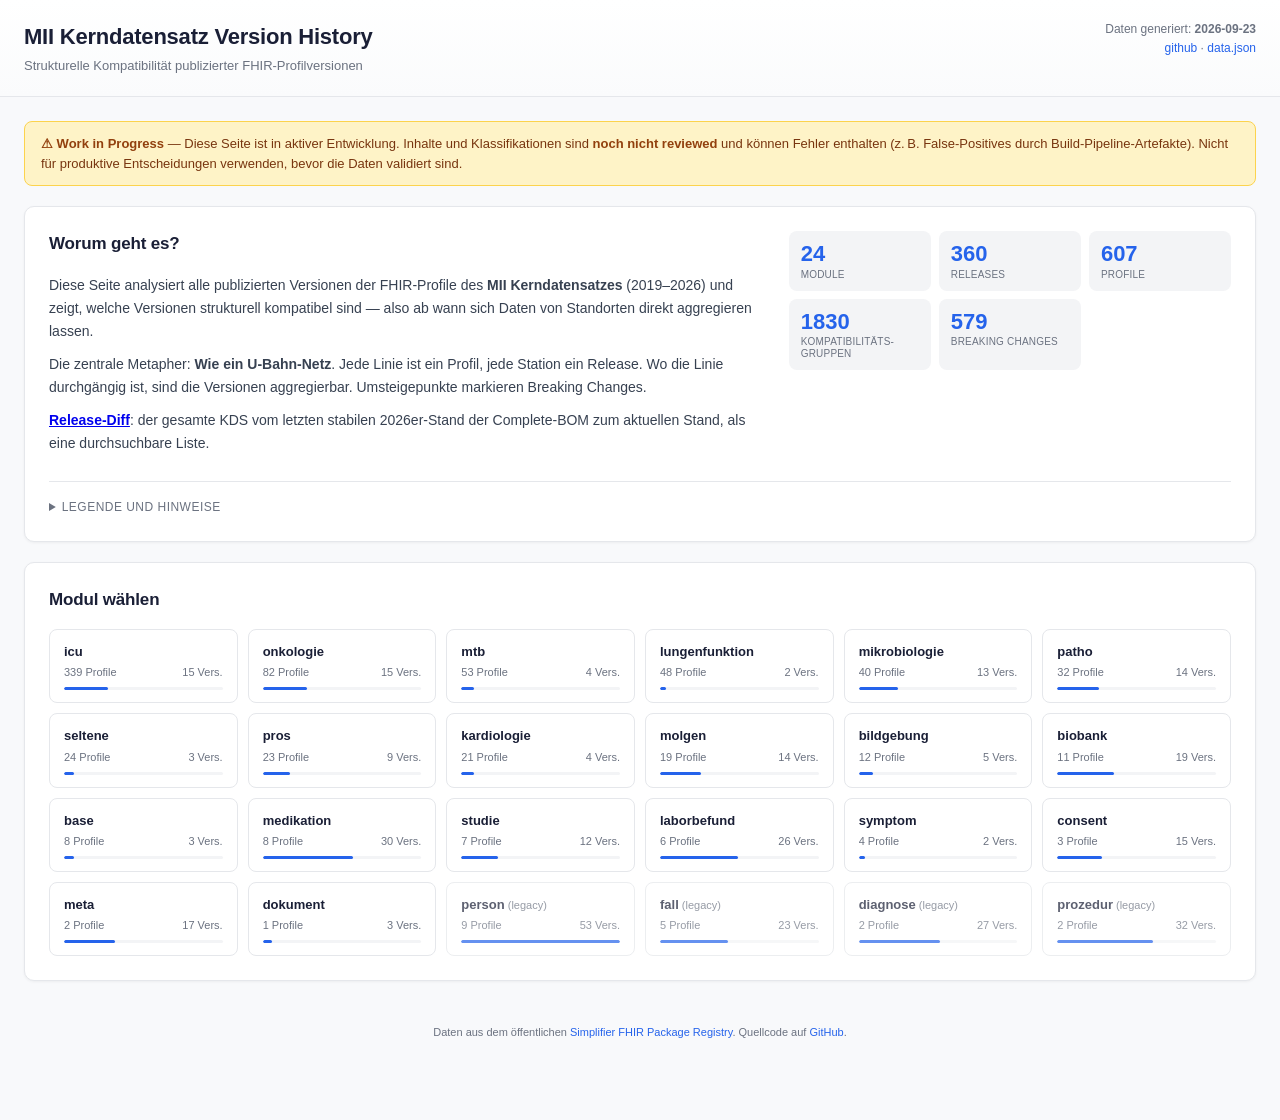
<file: docs/index.html>
<!DOCTYPE html>
<html lang="de">
<head>
<meta charset="UTF-8">
<meta name="viewport" content="width=device-width, initial-scale=1">
<title>MII Kerndatensatz Version History</title>
<link rel="stylesheet" href="style.css?v=aebf2baa">
</head>
<body>

<header>
  <div class="header-inner">
    <div>
      <h1>MII Kerndatensatz Version History</h1>
      <div class="subtitle">Strukturelle Kompatibilität publizierter FHIR-Profilversionen</div>
    </div>
    <div class="header-meta" id="header-meta"></div>
  </div>
</header>

<main>

<div class="wip-banner">
  <strong>⚠ Work in Progress</strong> &mdash;
  Diese Seite ist in aktiver Entwicklung. Inhalte und Klassifikationen sind
  <strong>noch nicht reviewed</strong> und können Fehler enthalten
  (z.&thinsp;B. False-Positives durch Build-Pipeline-Artefakte).
  Nicht für produktive Entscheidungen verwenden, bevor die Daten validiert sind.
</div>

<section id="intro">
  <div class="intro-grid">
    <div class="intro-text">
      <h2>Worum geht es?</h2>
      <p>Diese Seite analysiert alle publizierten Versionen der FHIR-Profile des
        <strong>MII Kerndatensatzes</strong> (2019&ndash;2026) und zeigt, welche Versionen
        strukturell kompatibel sind &mdash; also ab wann sich Daten von Standorten
        direkt aggregieren lassen.</p>
      <p>Die zentrale Metapher: <strong>Wie ein U-Bahn-Netz</strong>. Jede Linie ist
        ein Profil, jede Station ein Release. Wo die Linie durchgängig ist, sind die
        Versionen aggregierbar. Umsteigepunkte markieren Breaking Changes.</p>
      <p><a href="diff.html"><strong>Release-Diff</strong></a>: der gesamte KDS vom
        letzten stabilen 2026er-Stand der Complete-BOM zum aktuellen Stand, als
        eine durchsuchbare Liste.</p>
    </div>
    <div class="kpi-strip">
      <div class="kpi"><span class="kpi-num" id="kpi-modules">&mdash;</span><span class="kpi-label">Module</span></div>
      <div class="kpi"><span class="kpi-num" id="kpi-releases">&mdash;</span><span class="kpi-label">Releases</span></div>
      <div class="kpi"><span class="kpi-num" id="kpi-profiles">&mdash;</span><span class="kpi-label">Profile</span></div>
      <div class="kpi"><span class="kpi-num" id="kpi-groups">&mdash;</span><span class="kpi-label">Kompatibilitäts&shy;gruppen</span></div>
      <div class="kpi"><span class="kpi-num" id="kpi-breaking">&mdash;</span><span class="kpi-label">Breaking Changes</span></div>
    </div>
  </div>

  <details class="help">
    <summary>Legende und Hinweise</summary>
    <div class="help-grid">
      <div>
        <h4>Farben der Stationsverbindungen</h4>
        <ul class="legend-list">
          <li><span class="swatch identical"></span><strong>identical</strong> &mdash; Differential exakt gleich</li>
          <li><span class="swatch canonical-only"></span><strong>canonical-only</strong> &mdash; nur Versions-/URL-Bump</li>
          <li><span class="swatch elements-added"></span><strong>elements-added</strong> &mdash; neue Elemente, additive</li>
          <li><span class="swatch elements-removed"></span><strong>elements-removed</strong> &mdash; entfernte Elemente</li>
          <li><span class="swatch modified"></span><strong>modified</strong> &mdash; Element-Eigenschaften geändert</li>
          <li><span class="swatch mixed"></span><strong>mixed</strong> &mdash; gemischt, meist Major-Bump</li>
          <li><span class="swatch renamed"></span><strong>renamed</strong> &mdash; Canonical-Umbenennung, inhaltsgleich (eine Lane)</li>
          <li><span class="swatch governance-migration"></span><strong>governance-migration</strong> &mdash; nach ISiK 6 übergegangen (nur URL-Zuordnung, keine Konformitätsaussage)</li>
        </ul>
      </div>
      <div>
        <h4>Symbole</h4>
        <ul class="legend-list">
          <li><span class="station-sample"></span>Station = publiziertes Release</li>
          <li><span class="interchange-sample">✕</span>Umsteigebahnhof = Breaking Change</li>
          <li>Größere Station = mehr Profile in dieser Version</li>
          <li>Linien-Farbverlauf = Kategorie der Transition</li>
        </ul>
      </div>
      <div>
        <h4>Navigation</h4>
        <ol class="help-steps">
          <li>Modul aus der Liste oben wählen</li>
          <li>Alle Profile erscheinen als parallele Linien</li>
          <li>Auf eine Station oder ein Segment klicken &rarr; Detail rechts</li>
          <li>URL mit <code>#modul/ProfilName</code> ist teilbar</li>
        </ol>
      </div>
    </div>
  </details>
</section>

<section id="module-picker">
  <h2>Modul wählen</h2>
  <div class="module-grid" id="module-grid"></div>
</section>

<section id="subway-section" class="hidden">
  <div class="subway-header">
    <h2 id="subway-title">&mdash;</h2>
    <div class="subway-meta" id="subway-meta"></div>
  </div>
  <div class="subway-layout">
    <div class="subway-container">
      <svg id="subway-map"></svg>
    </div>
    <aside class="detail-panel" id="detail-panel">
      <div class="empty-state">
        <strong>Klick auf eine Station oder ein Segment</strong>
        <p>um Details zu dieser Version oder zum Übergang zu sehen.</p>
      </div>
    </aside>
  </div>
</section>

<footer>
  <p>
    Daten aus dem öffentlichen
    <a href="https://packages.simplifier.net/" target="_blank" rel="noopener">Simplifier FHIR Package Registry</a>.
    Quellcode auf
    <a href="https://github.com/medizininformatik-initiative/mii-kerndatensatz-versionhistory" target="_blank" rel="noopener">GitHub</a>.
  </p>
</footer>

<script src="field-diff-render.js?v=aebf2baa"></script>
<script src="explorer.js?v=aebf2baa"></script>
</body>
</html>
</file>
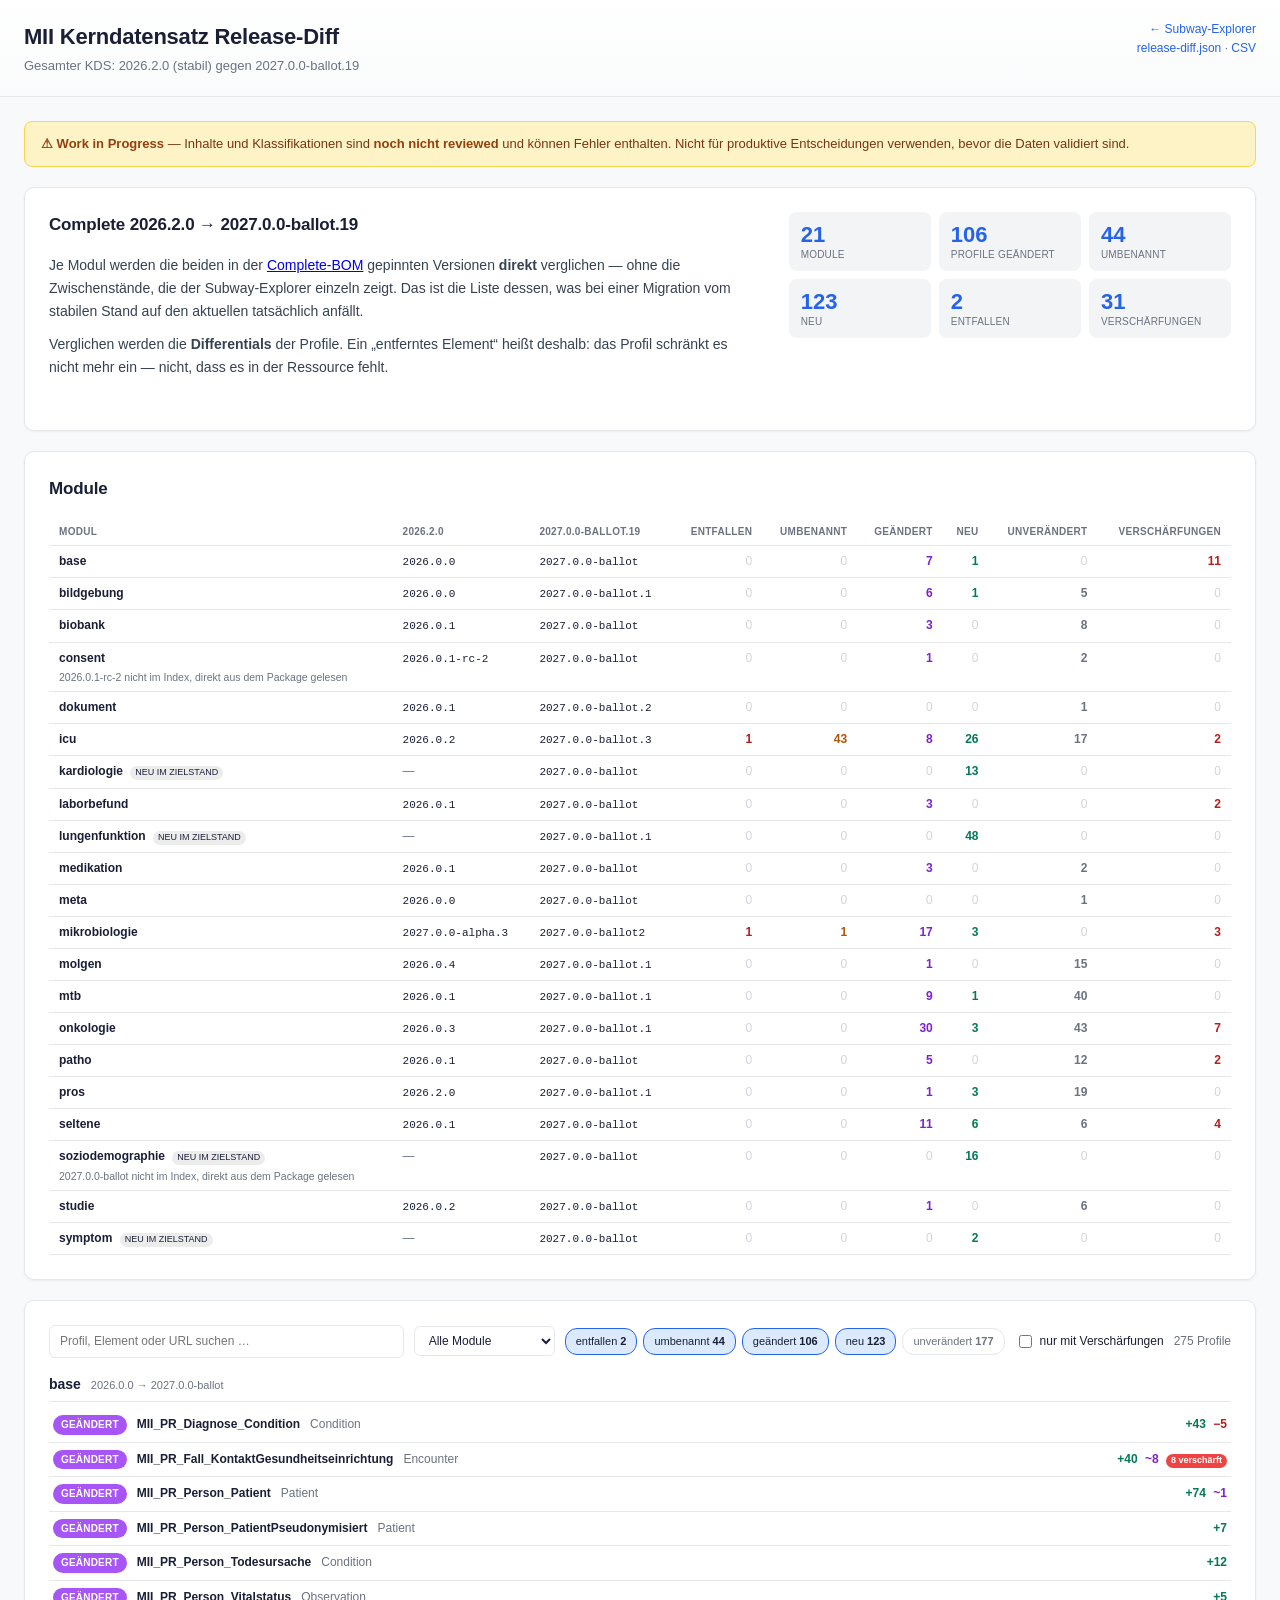
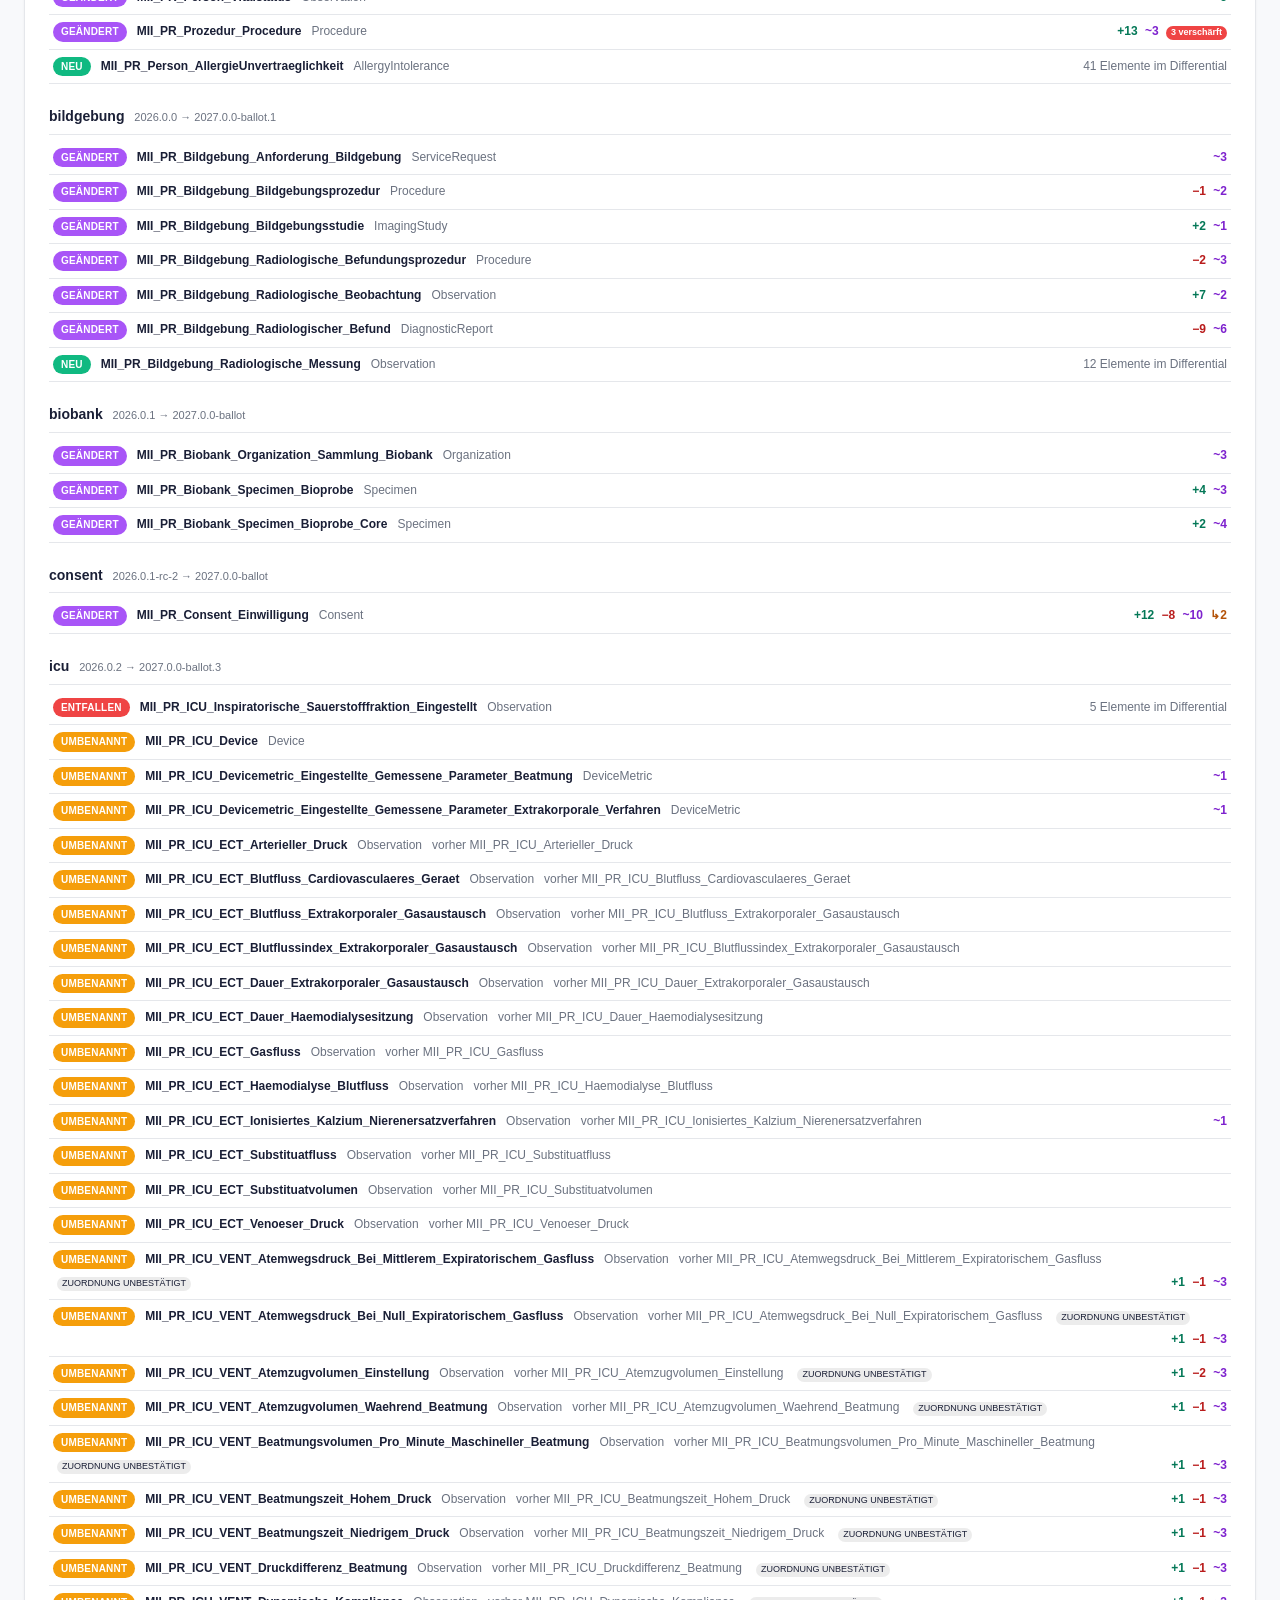
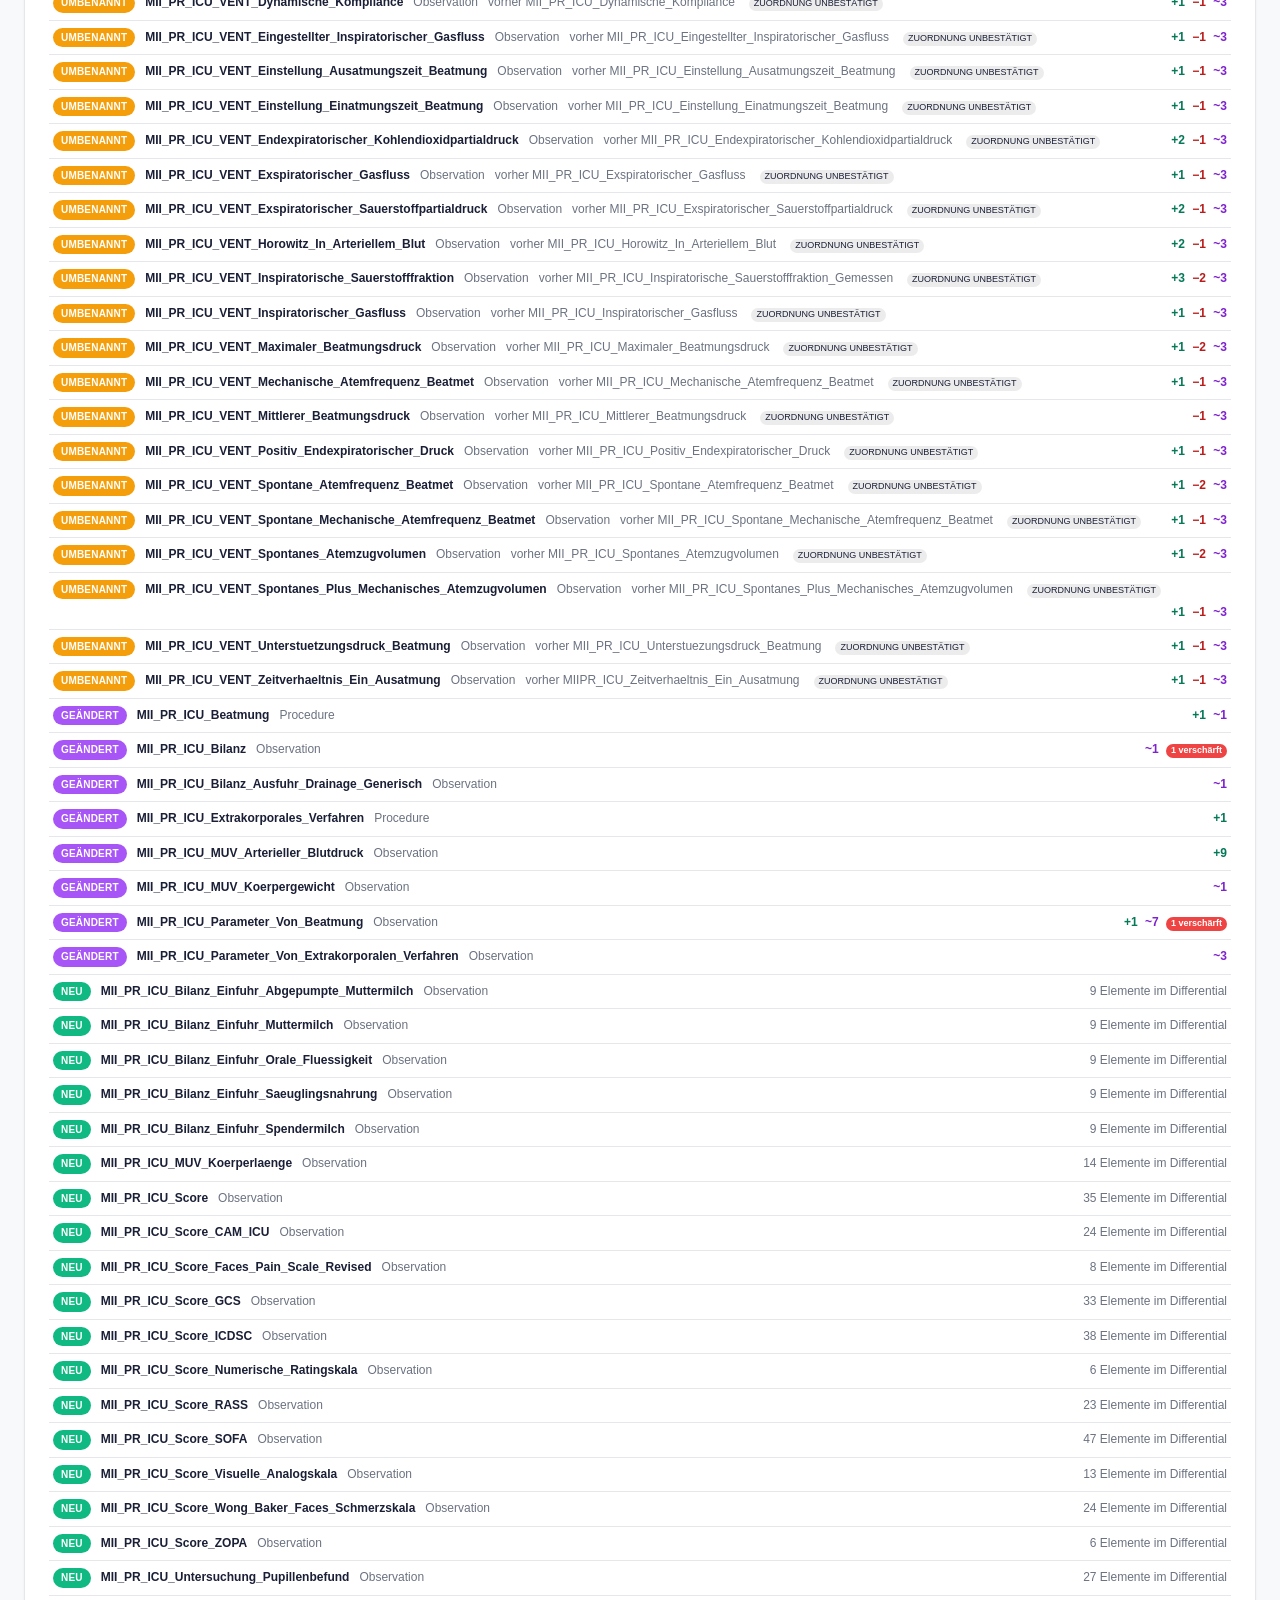
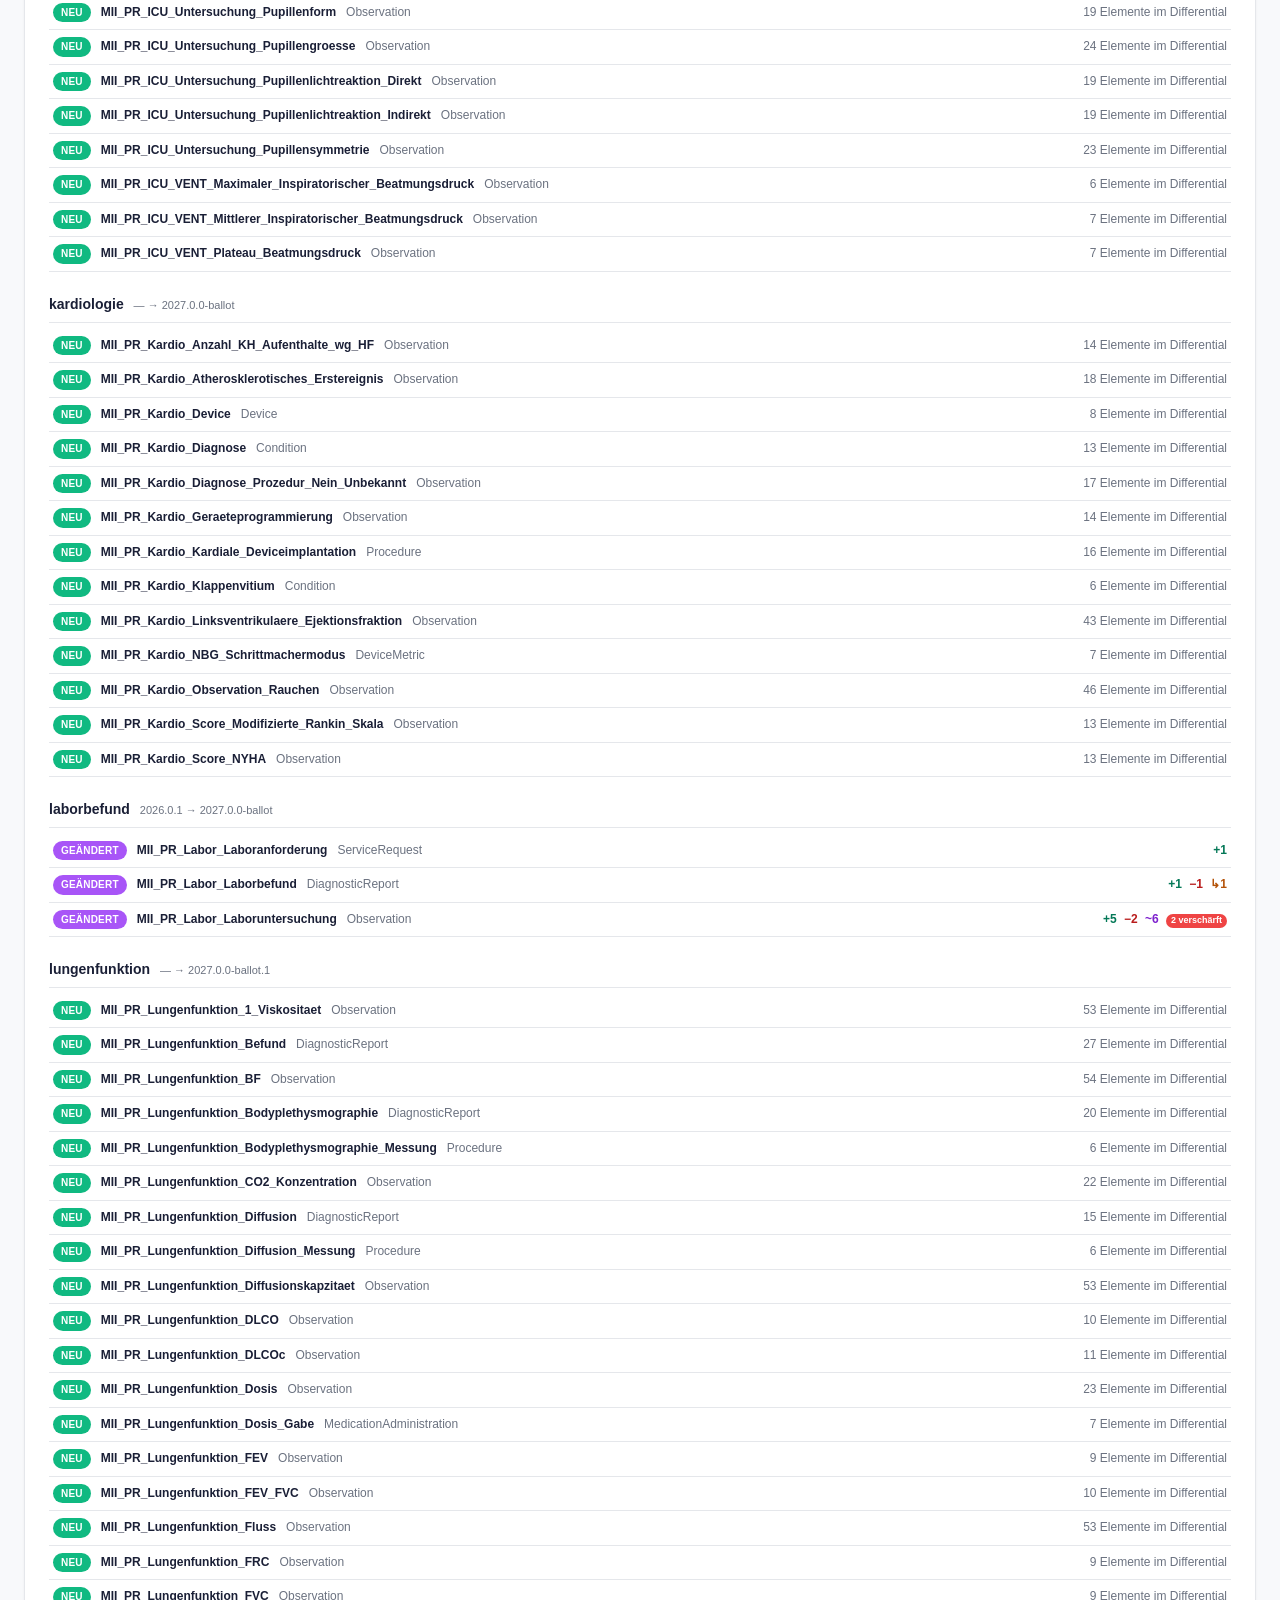
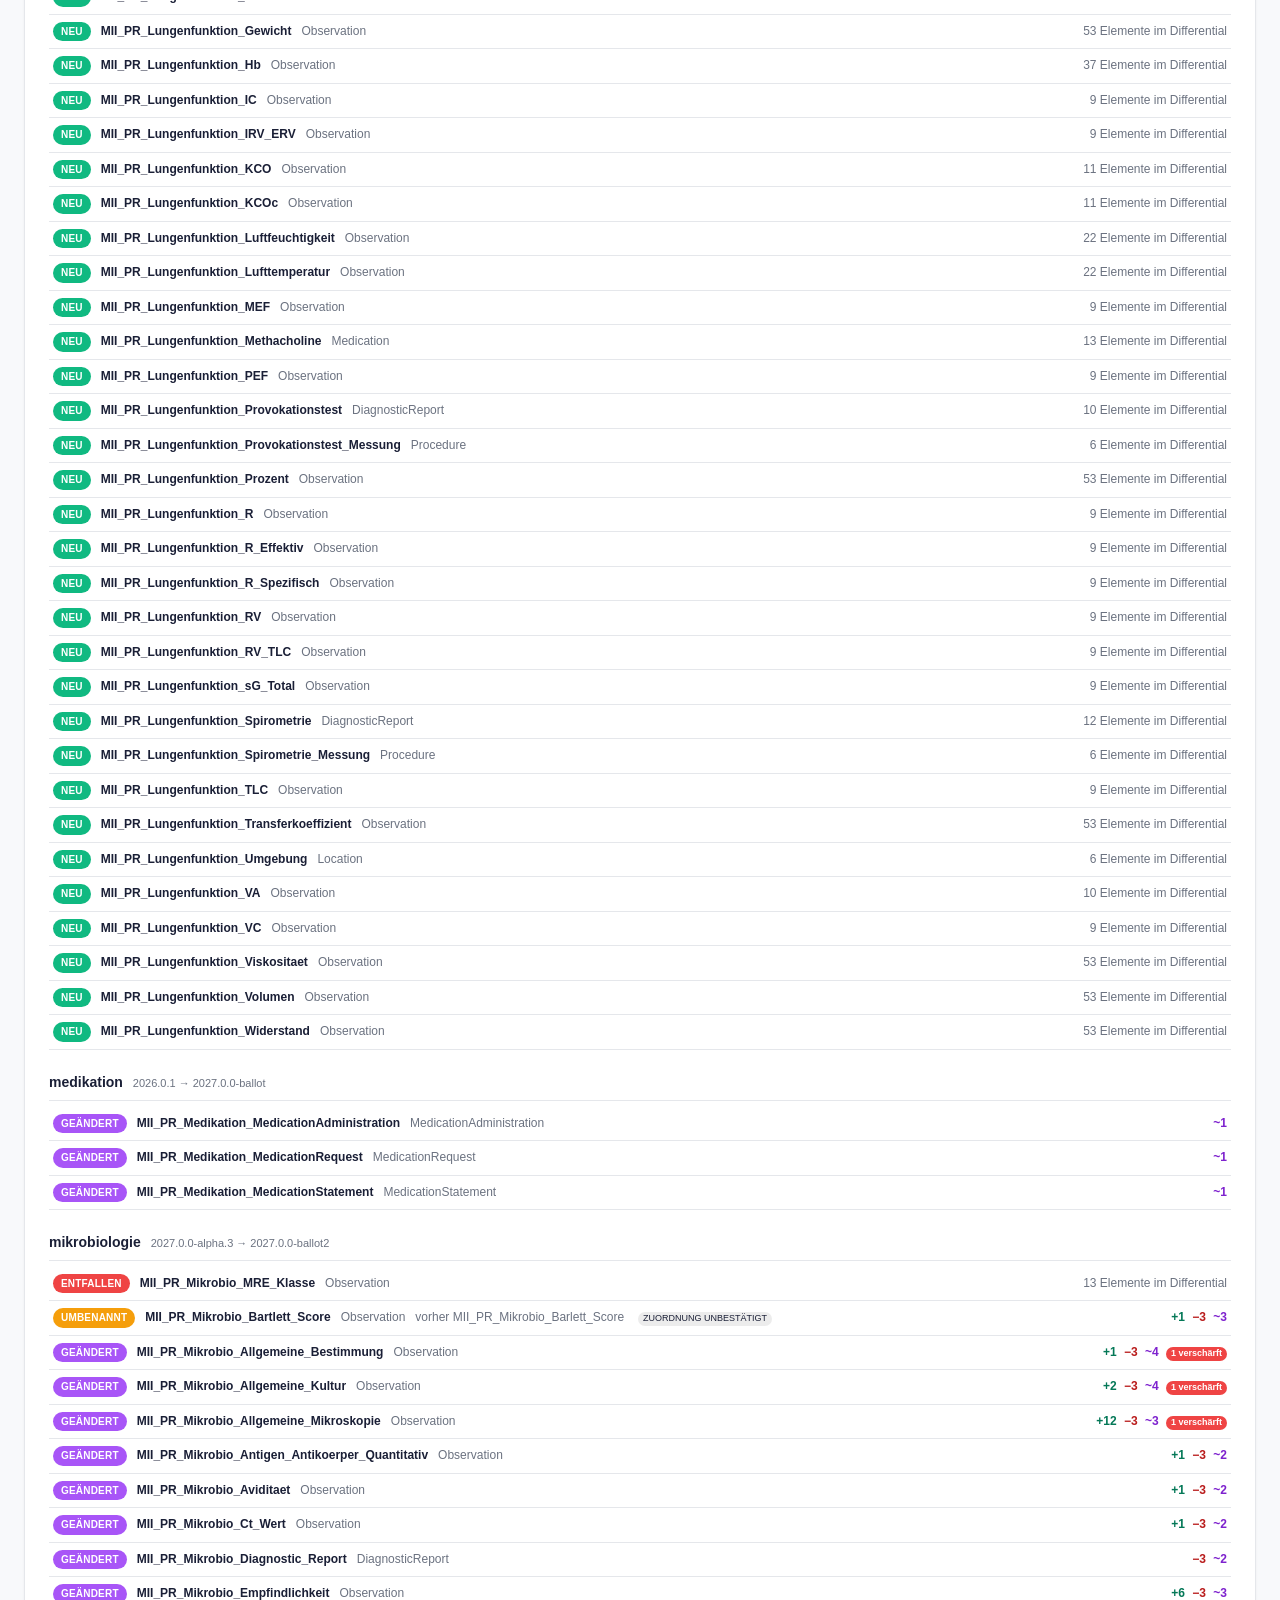
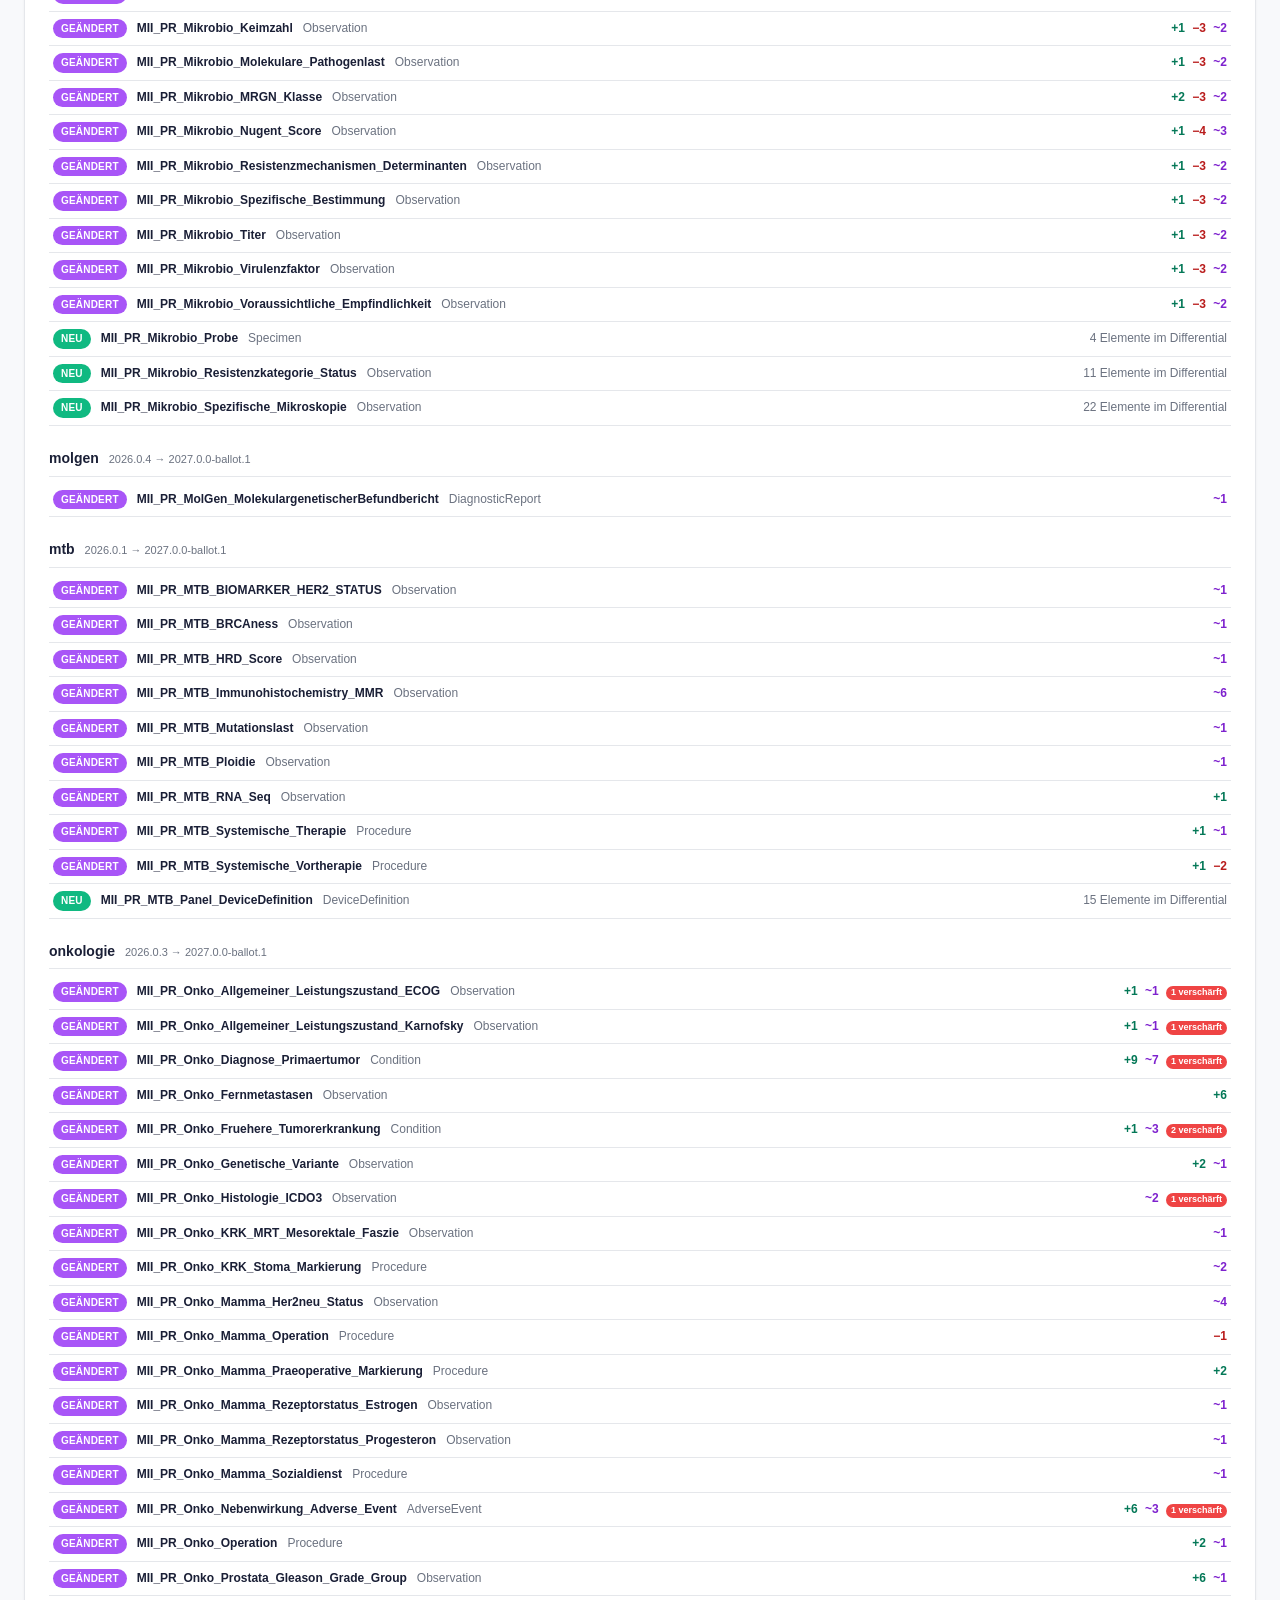
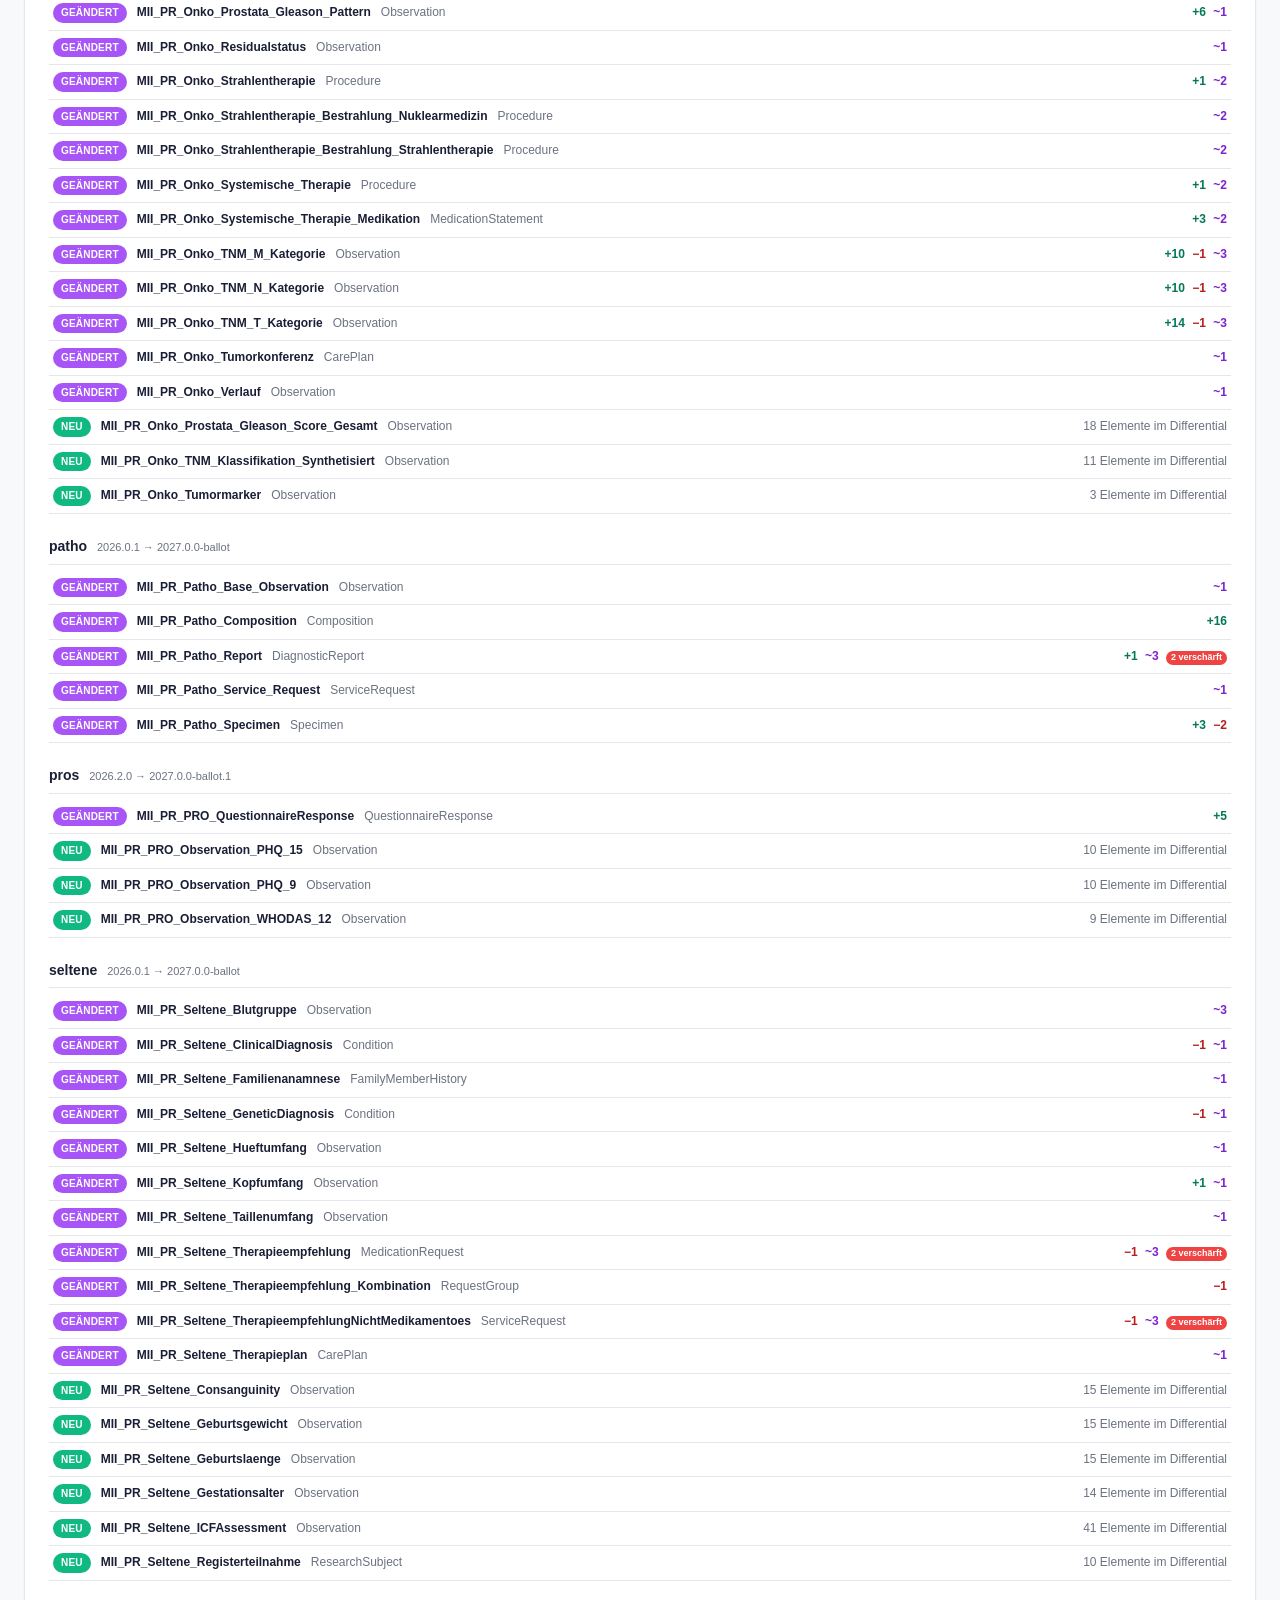
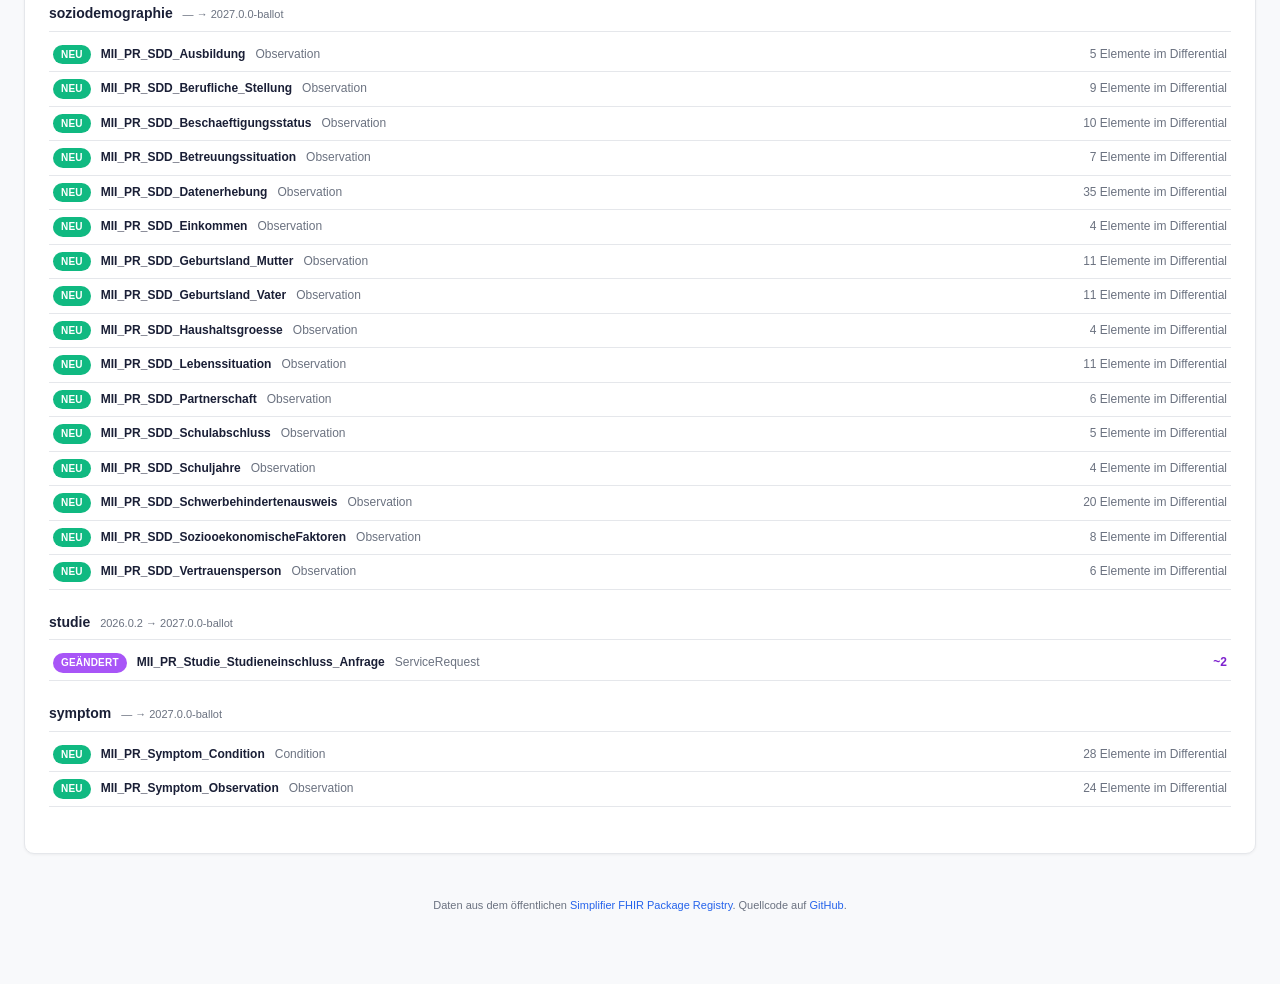
<file: docs/diff.html>
<!DOCTYPE html>
<html lang="de">
<head>
<meta charset="UTF-8">
<meta name="viewport" content="width=device-width, initial-scale=1">
<title>MII Kerndatensatz Release-Diff</title>
<link rel="stylesheet" href="style.css?v=aebf2baa">
</head>
<body>

<header>
  <div class="header-inner">
    <div>
      <h1>MII Kerndatensatz Release-Diff</h1>
      <div class="subtitle" id="diff-subtitle">Gesamter KDS: letzter stabiler Stand gegen aktuellen Stand</div>
    </div>
    <div class="header-meta">
      <div><a href="index.html">&larr; Subway-Explorer</a></div>
      <div><a href="release-diff.json?v=aebf2baa" target="_blank">release-diff.json</a> ·
        <a href="https://github.com/medizininformatik-initiative/mii-kerndatensatz-versionhistory/blob/main/data/release-diff.csv" target="_blank" rel="noopener">CSV</a></div>
    </div>
  </div>
</header>

<main>

<div class="wip-banner">
  <strong>⚠ Work in Progress</strong> &mdash;
  Inhalte und Klassifikationen sind <strong>noch nicht reviewed</strong> und
  können Fehler enthalten. Nicht für produktive Entscheidungen verwenden, bevor
  die Daten validiert sind.
</div>

<section id="diff-intro">
  <div class="intro-grid">
    <div class="intro-text">
      <h2 id="diff-title">&mdash;</h2>
      <p>Je Modul werden die beiden in der
        <a href="https://github.com/medizininformatik-initiative/kerndatensatz-complete" target="_blank" rel="noopener">Complete-BOM</a>
        gepinnten Versionen <strong>direkt</strong> verglichen &mdash; ohne die
        Zwischenstände, die der Subway-Explorer einzeln zeigt. Das ist die Liste
        dessen, was bei einer Migration vom stabilen Stand auf den aktuellen
        tatsächlich anfällt.</p>
      <p>Verglichen werden die <strong>Differentials</strong> der Profile. Ein
        &bdquo;entferntes Element&ldquo; heißt deshalb: das Profil schränkt es
        nicht mehr ein &mdash; nicht, dass es in der Ressource fehlt.</p>
    </div>
    <div class="kpi-strip" id="diff-kpis"></div>
  </div>
</section>

<section id="diff-modules">
  <h2>Module</h2>
  <div class="diff-table-wrap">
    <table class="diff-modules" id="module-table"></table>
  </div>
</section>

<section id="diff-list-section">
  <div class="diff-filters">
    <input type="search" id="f-search" placeholder="Profil, Element oder URL suchen …" aria-label="Suche">
    <select id="f-module" aria-label="Modul"></select>
    <div class="chips" id="f-status"></div>
    <label class="diff-check"><input type="checkbox" id="f-tighter"> nur mit Verschärfungen</label>
    <span class="diff-count" id="f-count"></span>
  </div>
  <div id="diff-list"></div>
</section>

<footer>
  <p>
    Daten aus dem öffentlichen
    <a href="https://packages.simplifier.net/" target="_blank" rel="noopener">Simplifier FHIR Package Registry</a>.
    Quellcode auf
    <a href="https://github.com/medizininformatik-initiative/mii-kerndatensatz-versionhistory" target="_blank" rel="noopener">GitHub</a>.
  </p>
</footer>

<script src="field-diff-render.js?v=aebf2baa"></script>
<script src="diff.js?v=aebf2baa"></script>
</body>
</html>
</file>
<file: docs/style.css>
:root {
  --bg: #f8f9fb;
  --fg: #1a1f36;
  --muted: #6b7280;
  --border: #e5e7eb;
  --accent: #2563eb;
  --accent-light: #dbeafe;
  --identical: #10b981;
  --canonical: #84cc16;
  --added: #3b82f6;
  --removed: #f59e0b;
  --modified: #a855f7;
  --mixed: #ec4899;
  --renamed: #f59e0b;
  --governance: #8b5cf6;
  --breaking: #ef4444;
  --legacy: #9ca3af;
  --card: white;
  --shadow: 0 1px 3px rgba(0,0,0,0.05);
}

* { box-sizing: border-box; }

body {
  font-family: -apple-system, BlinkMacSystemFont, "Segoe UI", Helvetica, Arial, sans-serif;
  background: var(--bg);
  color: var(--fg);
  margin: 0;
  padding: 0;
  font-size: 14px;
  line-height: 1.55;
}

header {
  background: linear-gradient(180deg, #fff 0%, #fafbfc 100%);
  border-bottom: 1px solid var(--border);
  padding: 20px 0;
}
.header-inner {
  max-width: 1500px;
  margin: 0 auto;
  padding: 0 24px;
  display: flex;
  justify-content: space-between;
  align-items: flex-start;
  gap: 20px;
  flex-wrap: wrap;
}
h1 {
  font-size: 22px;
  font-weight: 700;
  margin: 0;
  letter-spacing: -0.01em;
}
.subtitle {
  color: var(--muted);
  font-size: 13px;
  margin-top: 2px;
}
.header-meta {
  font-size: 12px;
  color: var(--muted);
  text-align: right;
}

main {
  max-width: 1500px;
  margin: 0 auto;
  padding: 24px;
}

.wip-banner {
  background: #fef3c7;
  border: 1px solid #fcd34d;
  color: #78350f;
  padding: 12px 16px;
  border-radius: 8px;
  font-size: 13px;
  line-height: 1.5;
  margin-bottom: 20px;
}
.wip-banner strong { color: #92400e; }

section {
  background: var(--card);
  border: 1px solid var(--border);
  border-radius: 10px;
  padding: 24px;
  margin-bottom: 20px;
  box-shadow: var(--shadow);
}
h2 {
  font-size: 17px;
  font-weight: 600;
  margin: 0 0 16px 0;
  letter-spacing: -0.01em;
}
h4 {
  font-size: 12px;
  font-weight: 600;
  text-transform: uppercase;
  letter-spacing: 0.03em;
  color: var(--muted);
  margin: 0 0 8px 0;
}

/* ── Intro ────────────────────────────────────────────────────── */
.intro-grid {
  display: grid;
  grid-template-columns: 1.6fr 1fr;
  gap: 32px;
  align-items: start;
  margin-bottom: 16px;
}
.intro-text h2 { margin-top: 0; }
.intro-text p {
  margin: 0 0 10px 0;
  line-height: 1.65;
  color: #374151;
  font-size: 14px;
}
.kpi-strip {
  display: grid;
  grid-template-columns: repeat(3, 1fr);
  gap: 8px;
}
.kpi {
  background: #f3f4f6;
  border-radius: 8px;
  padding: 10px 12px;
  display: flex;
  flex-direction: column;
  gap: 2px;
}
.kpi-num {
  font-size: 22px;
  font-weight: 700;
  color: var(--accent);
  font-variant-numeric: tabular-nums;
  line-height: 1.15;
}
.kpi-label {
  font-size: 10px;
  color: var(--muted);
  text-transform: uppercase;
  letter-spacing: 0.02em;
  line-height: 1.2;
}

.help {
  border-top: 1px solid var(--border);
  padding-top: 16px;
  margin-top: 16px;
}
.help summary {
  cursor: pointer;
  font-size: 12px;
  color: var(--muted);
  text-transform: uppercase;
  letter-spacing: 0.04em;
  user-select: none;
}
.help summary:hover { color: var(--accent); }
.help-grid {
  display: grid;
  grid-template-columns: 1fr 1fr 1fr;
  gap: 24px;
  margin-top: 14px;
}
.legend-list, .help-steps {
  margin: 0;
  padding: 0;
  list-style: none;
  font-size: 12px;
  line-height: 1.8;
}
.help-steps {
  padding-left: 18px;
  list-style: decimal;
}
.legend-list li { display: flex; align-items: center; gap: 8px; }
.swatch {
  display: inline-block;
  width: 14px;
  height: 14px;
  border-radius: 3px;
  flex-shrink: 0;
}
.swatch.identical { background: var(--identical); }
.swatch.canonical-only { background: var(--canonical); }
.swatch.elements-added { background: var(--added); }
.swatch.elements-removed { background: var(--removed); }
.swatch.modified { background: var(--modified); }
.swatch.mixed { background: var(--mixed); }
.swatch.renamed { background: var(--renamed); }
.swatch.governance-migration { background: var(--governance); }
.station-sample {
  display: inline-block;
  width: 12px;
  height: 12px;
  border-radius: 50%;
  background: white;
  border: 2.5px solid var(--identical);
  flex-shrink: 0;
}
.interchange-sample {
  display: inline-block;
  width: 14px;
  height: 14px;
  background: var(--breaking);
  color: white;
  border-radius: 50%;
  text-align: center;
  font-size: 10px;
  font-weight: bold;
  line-height: 14px;
  flex-shrink: 0;
}

/* ── Module picker ───────────────────────────────────────────── */
.module-grid {
  display: grid;
  grid-template-columns: repeat(auto-fill, minmax(180px, 1fr));
  gap: 10px;
}
.module-card {
  background: white;
  border: 1px solid var(--border);
  border-radius: 8px;
  padding: 12px 14px;
  cursor: pointer;
  transition: all 0.15s;
  text-align: left;
}
.module-card:hover {
  border-color: var(--accent);
  transform: translateY(-1px);
  box-shadow: 0 2px 8px rgba(37,99,235,0.12);
}
.module-card.selected {
  border-color: var(--accent);
  background: var(--accent-light);
}
.module-card.legacy {
  opacity: 0.7;
}
.module-card-name {
  font-weight: 600;
  font-size: 13px;
  margin-bottom: 2px;
}
.module-card-name.legacy::after {
  content: " (legacy)";
  color: var(--muted);
  font-weight: normal;
  font-size: 11px;
}
.module-card-meta {
  font-size: 11px;
  color: var(--muted);
  display: flex;
  justify-content: space-between;
}
.module-card-bar {
  margin-top: 6px;
  height: 3px;
  background: #f3f4f6;
  border-radius: 2px;
  overflow: hidden;
}
.module-card-bar-fill {
  height: 100%;
  background: var(--accent);
  border-radius: 2px;
}

/* ── Subway section ──────────────────────────────────────────── */
.hidden { display: none; }

.subway-header {
  display: flex;
  justify-content: space-between;
  align-items: baseline;
  margin-bottom: 16px;
}
.subway-meta {
  font-size: 12px;
  color: var(--muted);
}
.subway-layout {
  display: grid;
  grid-template-columns: 1fr 340px;
  gap: 20px;
  align-items: start;
}
.subway-container {
  background: #fafbfc;
  border: 1px solid var(--border);
  border-radius: 8px;
  padding: 16px;
  overflow-x: auto;
}
#subway-map {
  display: block;
  width: 100%;
  height: auto;
}

/* Subway SVG styling */
.subway-line {
  fill: none;
  stroke-width: 6;
  stroke-linecap: round;
  stroke-linejoin: round;
}
.subway-line.identical { stroke: var(--identical); }
.subway-line.canonical-only { stroke: var(--canonical); }
.subway-line.elements-added { stroke: var(--added); }
.subway-line.elements-removed { stroke: var(--removed); }
.subway-line.modified { stroke: var(--modified); }
.subway-line.mixed { stroke: var(--mixed); }
.subway-line.renamed { stroke: var(--renamed); stroke-dasharray: 7 4; }
.subway-line.governance-migration { stroke: var(--governance); stroke-dasharray: 3 4; stroke-width: 3; }
.governance-arrow { fill: var(--governance); }
.governance-badge { fill: var(--governance); }
.governance-label { font-size: 10px; fill: #fff; font-weight: 600; }
.pill.renamed { background: var(--renamed); color: #fff; }
.pill.governance-migration { background: var(--governance); color: #fff; }
.subway-line.sole-version { stroke: var(--identical); }
.subway-line:hover { stroke-width: 8; cursor: pointer; }

.subway-station {
  fill: white;
  stroke: #1a1f36;
  stroke-width: 2;
  cursor: pointer;
}
.subway-station:hover {
  stroke: var(--accent);
  stroke-width: 3;
}
.subway-station.selected {
  stroke: var(--accent);
  stroke-width: 3.5;
  fill: var(--accent-light);
}
.subway-interchange {
  fill: var(--breaking);
  stroke: white;
  stroke-width: 1.5;
  cursor: pointer;
}
.subway-interchange.severity-expected { fill: #9ca3af; }
.subway-interchange.severity-neutral { fill: #60a5fa; }
.subway-interchange.severity-transition { fill: #f59e0b; }
.subway-interchange.severity-concerning { fill: #fb923c; }
.subway-interchange.severity-problematic { fill: var(--breaking); }

.profile-label {
  font-size: 11px;
  fill: var(--fg);
  font-weight: 500;
}
.profile-label.inactive { fill: var(--muted); }
.station-label {
  font-size: 9px;
  fill: var(--muted);
}

/* ── Detail panel ────────────────────────────────────────────── */
.detail-panel {
  background: white;
  border: 1px solid var(--border);
  border-radius: 8px;
  padding: 18px;
  position: sticky;
  top: 16px;
  max-height: calc(100vh - 40px);
  overflow-y: auto;
}
.empty-state {
  color: var(--muted);
  font-size: 13px;
  text-align: center;
  padding: 20px 0;
}
.empty-state strong { display: block; margin-bottom: 6px; color: var(--fg); }
.empty-state p { margin: 0; font-size: 12px; }
.detail-title {
  font-size: 14px;
  font-weight: 600;
  margin: 0 0 4px 0;
  word-break: break-word;
}
.detail-subtitle {
  font-size: 11px;
  color: var(--muted);
  margin-bottom: 14px;
  word-break: break-all;
}
.detail-row {
  display: flex;
  justify-content: space-between;
  padding: 5px 0;
  border-bottom: 1px solid var(--border);
  font-size: 12px;
}
.detail-row:last-child { border-bottom: none; }
.detail-row .label { color: var(--muted); }
.detail-row .value { font-weight: 500; font-variant-numeric: tabular-nums; }

.pill {
  display: inline-block;
  padding: 2px 8px;
  border-radius: 10px;
  font-size: 10px;
  font-weight: 600;
  color: white;
  text-transform: uppercase;
  letter-spacing: 0.02em;
}
.pill.identical { background: var(--identical); }
.pill.canonical-only { background: var(--canonical); }
.pill.elements-added { background: var(--added); }
.pill.elements-removed { background: var(--removed); }
.pill.modified { background: var(--modified); }
.pill.mixed { background: var(--mixed); }
.pill.sole-version { background: var(--identical); }
.pill.breaking { background: var(--breaking); }

.severity-badge {
  display: inline-block;
  padding: 2px 6px;
  border-radius: 3px;
  font-size: 10px;
  font-weight: 600;
}
.severity-expected { background: #e5e7eb; color: #374151; }
.severity-neutral { background: #dbeafe; color: #1e40af; }
.severity-transition { background: #fef3c7; color: #92400e; }
.severity-concerning { background: #fed7aa; color: #9a3412; }
.severity-problematic { background: #fecaca; color: #991b1b; }

.element-list {
  list-style: none;
  padding: 0;
  margin: 6px 0 0 0;
  font-size: 11px;
  font-family: ui-monospace, SFMono-Regular, monospace;
  max-height: 120px;
  overflow-y: auto;
  background: #f9fafb;
  border-radius: 4px;
  padding: 6px 10px;
}
.element-list li { padding: 2px 0; }
.element-list li.added::before { content: "+ "; color: var(--added); font-weight: bold; }
.element-list li.removed::before { content: "− "; color: var(--removed); font-weight: bold; }

.detail-section-title {
  font-size: 11px;
  text-transform: uppercase;
  color: var(--muted);
  letter-spacing: 0.04em;
  margin: 14px 0 6px 0;
  font-weight: 600;
}

.version-list {
  display: flex;
  flex-wrap: wrap;
  gap: 4px;
  font-size: 11px;
  font-family: ui-monospace, SFMono-Regular, monospace;
}
.version-tag {
  background: #f3f4f6;
  padding: 2px 6px;
  border-radius: 3px;
}

/* ── Footer ──────────────────────────────────────────────────── */
footer {
  max-width: 1500px;
  margin: 20px auto;
  padding: 12px 24px 24px;
  color: var(--muted);
  font-size: 11px;
  text-align: center;
}
footer a { color: var(--accent); text-decoration: none; }
footer a:hover { text-decoration: underline; }

/* ── Responsive ──────────────────────────────────────────────── */
@media (max-width: 1100px) {
  .intro-grid { grid-template-columns: 1fr; }
  .kpi-strip { grid-template-columns: repeat(5, 1fr); }
  .help-grid { grid-template-columns: 1fr; }
  .subway-layout { grid-template-columns: 1fr; }
  .detail-panel { position: static; max-height: none; }
}
@media (max-width: 640px) {
  .kpi-strip { grid-template-columns: repeat(2, 1fr); }
  h1 { font-size: 18px; }
}


/* ── Feld-genaue Diffs im Detailpanel ───────────────────────────── */
.detail-section-title {
  margin: 16px 0 8px; font-size: 12px; font-weight: 700;
  text-transform: uppercase; letter-spacing: .04em; color: var(--muted);
}
.field-diff-loading { font-size: 12px; color: var(--muted); }
.field-diff-empty { font-size: 12px; color: var(--muted); line-height: 1.5; }
.fd-element { margin-bottom: 10px; }
.fd-id {
  display: block; font-size: 11px; color: var(--fg);
  overflow-wrap: anywhere; margin-bottom: 4px; font-weight: 600;
}
.fd-row { padding: 4px 6px; border-radius: 5px; margin-bottom: 3px; font-size: 11px; }
.fd-row.tighter { background: rgba(239, 68, 68, .07); }
.fd-head { color: var(--muted); font-weight: 600; margin-bottom: 1px; }
.fd-vals { display: flex; flex-wrap: wrap; align-items: baseline; gap: 4px; }
.fd-vals > span { overflow-wrap: anywhere; min-width: 0; }
.fd-kind {
  display: inline-block; margin-left: 4px; padding: 0 5px; border-radius: 8px;
  background: rgba(127,127,127,.15); font-size: 9px; text-transform: uppercase;
}
.fd-flag {
  display: inline-block; margin-left: 4px; padding: 0 5px; border-radius: 8px;
  background: #ef4444; color: #fff; font-size: 9px; font-weight: 700;
}
.fd-old { color: var(--muted); text-decoration: line-through; }
.fd-arrow { color: var(--muted); }
.fd-new { color: var(--fg); font-weight: 600; }

.detail-row .hint {
  margin-top: 4px; font-size: 10.5px; line-height: 1.45;
  color: var(--muted); font-weight: 400; max-width: 320px;
}
.detail-row .hint code { font-size: 10px; }

.successor-hint {
  margin: 8px 0 0; padding: 7px 9px; border-radius: 6px;
  background: rgba(139, 92, 246, .10); border-left: 3px solid var(--governance);
  font-size: 11px; line-height: 1.5;
}

.el-list { margin: 6px 0 10px; font-size: 11px; }
.el-list > summary {
  cursor: pointer; padding: 4px 7px; border-radius: 5px; font-weight: 600;
}
.el-list.removed > summary { background: rgba(239, 68, 68, .12); color: #b91c1c; }
.el-list.added > summary { background: rgba(16, 185, 129, .12); color: #047857; }
.el-list ul { margin: 5px 0 0; padding-left: 16px; }
.el-list li { margin: 3px 0; overflow-wrap: anywhere; line-height: 1.45; }
.el-list code { font-size: 10.5px; }

.el-list.moved > summary { background: rgba(245, 158, 11, .14); color: #92400e; }
.el-list.moved li { margin: 5px 0; }
.mv-from { color: #b45309; }
.mv-to { color: #047857; font-weight: 600; }
.mv-arrow { margin: 0 4px; color: var(--muted); }

.fd-kind.empty-el { background: rgba(127,127,127,.12); font-style: italic; cursor: help; }

/* Breitere, unsichtbare Klickflaeche ueber den duennen Streckenlinien */
.subway-hit {
  stroke: transparent; stroke-width: 16; cursor: pointer;
  pointer-events: stroke;
}
.subway-hit:hover + .subway-line, .subway-line:hover { stroke-width: 5; }

/* ── Release-Diff (diff.html) ───────────────────────────────────── */
.muted { color: var(--muted); font-weight: 400; }
.diff-table-wrap { overflow-x: auto; }
.diff-modules { width: 100%; border-collapse: collapse; font-size: 12px; }
.diff-modules th {
  text-align: left; font-size: 10px; text-transform: uppercase;
  letter-spacing: .03em; color: var(--muted); padding: 6px 10px;
  border-bottom: 1px solid var(--border); white-space: nowrap;
}
.diff-modules td { padding: 6px 10px; border-bottom: 1px solid var(--border); vertical-align: top; }
.diff-modules tbody tr { cursor: pointer; }
.diff-modules tbody tr:hover { background: #f3f4f6; }
.diff-modules tbody tr.selected { background: var(--accent-light); }
.diff-modules .num { text-align: right; font-variant-numeric: tabular-nums; font-weight: 600; }
.diff-modules .num.zero { color: #d1d5db; font-weight: 400; }
.diff-modules .num.removed, .diff-modules .num.tighter { color: #b91c1c; }
.diff-modules .num.renamed { color: #b45309; }
.diff-modules .num.changed { color: #7e22ce; }
.diff-modules .num.new { color: #047857; }
.diff-modules .num.unchanged { color: var(--muted); }
.diff-modules code { font-size: 11px; }
.diff-note { font-size: 10.5px; color: var(--muted); margin-top: 2px; }

.diff-filters {
  display: flex; flex-wrap: wrap; align-items: center; gap: 10px;
  margin-bottom: 16px; font-size: 12px;
}
.diff-filters input[type="search"], .diff-filters select {
  font: inherit; padding: 6px 10px; border: 1px solid var(--border);
  border-radius: 6px; background: white; color: var(--fg);
}
.diff-filters input[type="search"] { flex: 1 1 220px; min-width: 0; }
.chips { display: flex; flex-wrap: wrap; gap: 6px; }
.chip {
  font: inherit; font-size: 11px; padding: 4px 10px; border-radius: 12px;
  border: 1px solid var(--border); background: white; color: var(--muted);
  cursor: pointer;
}
.chip.on { background: var(--accent-light); border-color: var(--accent); color: var(--fg); }
.diff-check { display: flex; align-items: center; gap: 5px; cursor: pointer; }
.diff-count { margin-left: auto; color: var(--muted); }

.diff-module { margin-bottom: 22px; }
.diff-module h3 {
  font-size: 14px; margin: 0 0 6px; padding-bottom: 6px;
  border-bottom: 1px solid var(--border);
}
.diff-module h3 .muted { font-size: 11px; margin-left: 6px; }
.diff-profile { border-bottom: 1px solid var(--border); }
.diff-profile > summary {
  display: flex; flex-wrap: wrap; align-items: baseline; gap: 4px 10px;
  padding: 7px 4px; cursor: pointer; font-size: 12px;
}
.diff-profile > summary:hover { background: #f9fafb; }
.diff-profile[open] > summary { background: #f3f4f6; }
.diff-name { font-weight: 600; overflow-wrap: anywhere; min-width: 0; }
.diff-counts { margin-left: auto; font-variant-numeric: tabular-nums; white-space: nowrap; }
.diff-body { padding: 10px 4px 14px 22px; max-width: 900px; }
.diff-link { margin-top: 10px; font-size: 11px; }
.diff-link a, .header-meta a { color: var(--accent); text-decoration: none; }
.diff-link a:hover, .header-meta a:hover { text-decoration: underline; }
.cnt { font-weight: 600; margin-left: 4px; }
.cnt.added { color: #047857; }
.cnt.removed { color: #b91c1c; }
.cnt.changed { color: #7e22ce; }
.cnt.moved { color: #b45309; }
.pill.status-removed { background: var(--breaking); }
.pill.status-renamed { background: var(--renamed); }
.pill.status-changed { background: var(--modified); }
.pill.status-new { background: var(--identical); }
.pill.status-unchanged { background: var(--legacy); }
#diff-kpis { grid-template-columns: repeat(3, 1fr); }
</file>
